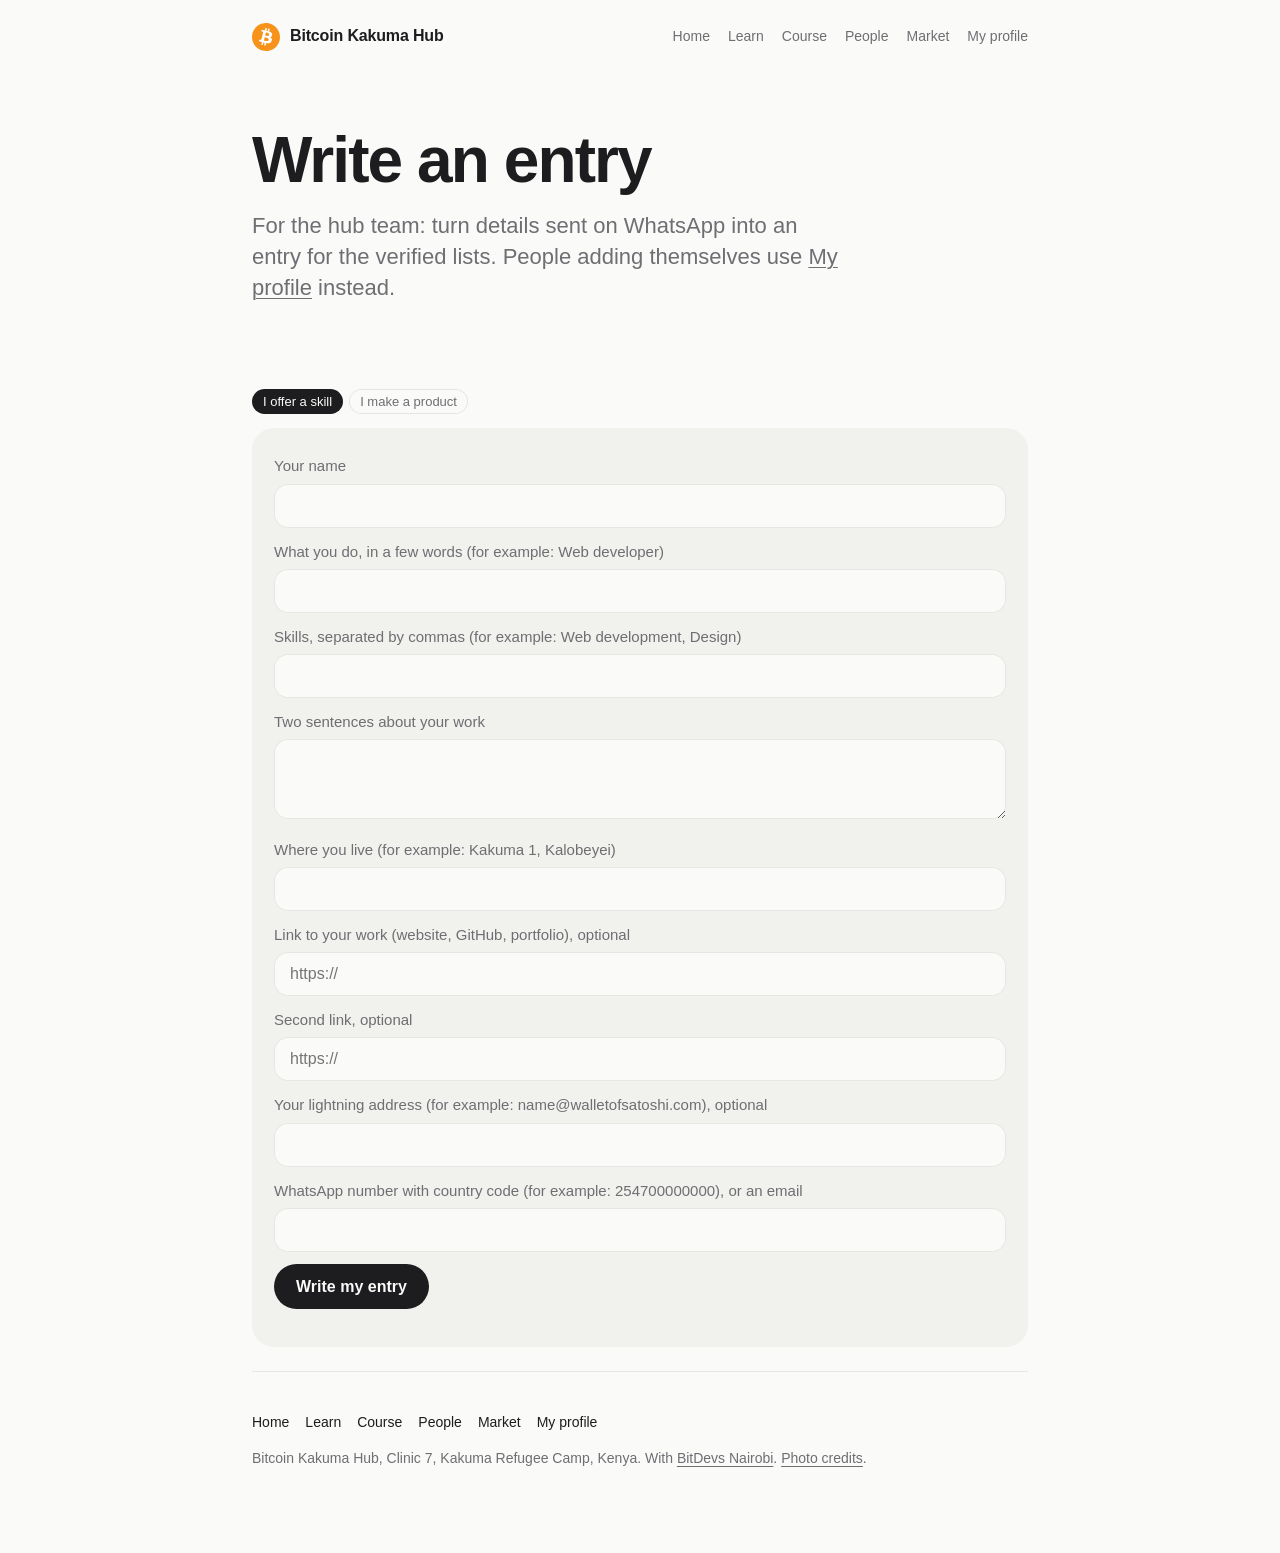
<file: add.html>
<!doctype html><html lang="en"><head><meta charset="utf-8"><meta name="viewport" content="width=device-width, initial-scale=1"><link rel="stylesheet" href="styles.css?v=5"><link rel="icon" href="logo.svg"><title>Write an entry, Bitcoin Kakuma Hub</title><meta name="description" content="A form that writes a directory or market entry for the hub team."></head>
<body><div class="wrap"><div class="top"><a class="brand" href="index.html"><span class="mark"><svg viewBox="0 0 64 64" xmlns="http://www.w3.org/2000/svg" aria-label="Bitcoin"><g transform="translate(0.00630876,-0.00301984)"><path fill="#f7931a" d="m63.033,39.744c-4.274,17.143-21.637,27.576-38.782,23.301-17.138-4.274-27.571-21.638-23.295-38.78,4.272-17.145,21.635-27.579,38.775-23.305,17.144,4.274,27.576,21.64,23.302,38.784z"/><path fill="#FFF" d="m46.103,27.444c0.637-4.258-2.605-6.547-7.038-8.074l1.438-5.768-3.511-0.875-1.4,5.616c-0.923-0.23-1.871-0.447-2.813-0.662l1.41-5.653-3.509-0.875-1.439,5.766c-0.764-0.174-1.514-0.346-2.242-0.527l0.004-0.018-4.842-1.209-0.934,3.75s2.605,0.597,2.55,0.634c1.422,0.355,1.679,1.296,1.636,2.042l-1.638,6.571c0.098,0.025,0.225,0.061,0.365,0.117-0.117-0.029-0.242-0.061-0.371-0.092l-2.296,9.205c-0.174,0.432-0.615,1.08-1.609,0.834,0.035,0.051-2.552-0.637-2.552-0.637l-1.743,4.019,4.569,1.139c0.85,0.213,1.683,0.436,2.503,0.646l-1.453,5.834,3.507,0.875,1.439-5.772c0.958,0.26,1.888,0.5,2.798,0.726l-1.434,5.745,3.511,0.875,1.453-5.823c5.987,1.133,10.489,0.676,12.384-4.739,1.527-4.36-0.076-6.875-3.226-8.515,2.294-0.529,4.022-2.038,4.483-5.155zm-8.022,11.249c-1.085,4.36-8.426,2.003-10.806,1.412l1.928-7.729c2.38,0.594,10.012,1.77,8.878,6.317zm1.086-11.312c-0.99,3.966-7.1,1.951-9.082,1.457l1.748-7.01c1.982,0.494,8.365,1.416,7.334,5.553z"/></g></svg></span>Bitcoin Kakuma Hub</a><nav class="main"><a href="index.html">Home</a><a href="learn.html">Learn</a><a href="course.html">Course</a><a href="members.html">People</a><a href="market.html">Market</a><a href="profile.html">My profile</a></nav></div>
<div class="hero"><h1>Write an entry</h1><p class="lede">For the hub team: turn details sent on WhatsApp into an entry for the verified lists. People adding themselves use <a href="profile.html">My profile</a> instead.</p></div>
<div class="chips" id="kind"><button type="button" class="chip on" data-kind="member">I offer a skill</button><button type="button" class="chip" data-kind="product">I make a product</button></div>
<form id="f" class="lesson">
  <div id="member-fields">
    <label class="small">Your name<input class="search" name="name" required maxlength="60"></label>
    <label class="small">What you do, in a few words (for example: Web developer)<input class="search" name="role" required maxlength="60"></label>
    <label class="small">Skills, separated by commas (for example: Web development, Design)<input class="search" name="skills" required maxlength="200"></label>
    <label class="small">Two sentences about your work<textarea class="search" name="about" rows="3" required maxlength="400"></textarea></label>
    <label class="small">Where you live (for example: Kakuma 1, Kalobeyei)<input class="search" name="location" maxlength="60"></label>
    <label class="small">Link to your work (website, GitHub, portfolio), optional<input class="search" name="work1" placeholder="https://" maxlength="200"></label>
    <label class="small">Second link, optional<input class="search" name="work2" placeholder="https://" maxlength="200"></label>
  </div>
  <div id="product-fields" hidden>
    <label class="small">Name of the product (for example: Beaded necklace)<input class="search" name="pname" maxlength="80"></label>
    <label class="small">Your name (the maker)<input class="search" name="maker" maxlength="60"></label>
    <label class="small">Tradition or origin (for example: South Sudanese beadwork)<input class="search" name="origin" maxlength="80"></label>
    <label class="small">Price in sats (numbers only)<input class="search" name="price" type="number" min="1" step="1"></label>
    <label class="small">Two sentences: what it is, how long it takes, how it ships<textarea class="search" name="pabout" rows="3" maxlength="400"></textarea></label>
  </div>
  <label class="small">Your lightning address (for example: name@walletofsatoshi.com), optional<input class="search" name="lightning" maxlength="100"></label>
  <label class="small">WhatsApp number with country code (for example: 254700000000), or an email<input class="search" name="contact" maxlength="100"></label>
  <p><button class="btn" type="submit">Write my entry</button></p>
  <div id="out" hidden><p class="small">Copy this and send it to the hub, or add it to <code>data/members.json</code> or <code>data/products.json</code>.</p><textarea class="search" id="json" rows="12" readonly></textarea><p><button class="btn" type="button" id="copy">Copy</button></p></div>
</form>
<footer><div class="fl"><a href="index.html">Home</a><a href="learn.html">Learn</a><a href="course.html">Course</a><a href="members.html">People</a><a href="market.html">Market</a><a href="profile.html">My profile</a></div><p style="margin-top:14px">Bitcoin Kakuma Hub, Clinic 7, Kakuma Refugee Camp, Kenya. With <a href="https://x.com/BitDevsNBO">BitDevs Nairobi</a>. <a href="credits.html">Photo credits</a>.</p></footer></div>
<script>
(function(){
  var kind='member';
  var kinds=document.getElementById('kind');
  kinds.addEventListener('click',function(e){var b=e.target.closest('.chip');if(!b)return;kind=b.dataset.kind;Array.prototype.forEach.call(kinds.children,function(c){c.classList.toggle('on',c===b)});document.getElementById('member-fields').hidden=kind!=='member';document.getElementById('product-fields').hidden=kind!=='product';Array.prototype.forEach.call(document.querySelectorAll('#member-fields [required]'),function(i){i.required=kind==='member'});});
  function contact(v){v=(v||'').trim();if(!v)return'';if(v.indexOf('@')>0&&v.indexOf('http')!==0)return'mailto:'+v;if(/^\+?\d[\d\s]{6,}$/.test(v))return'https://wa.me/'+v.replace(/\D/g,'');return v;}
  document.getElementById('f').addEventListener('submit',function(e){e.preventDefault();var d=new FormData(e.target),o;
    if(kind==='member'){var work=[];[['Website',d.get('work1')],['More',d.get('work2')]].forEach(function(w){if(w[1]&&w[1].trim())work.push({label:/github/i.test(w[1])?'GitHub':/linkedin/i.test(w[1])?'LinkedIn':w[0],url:w[1].trim()})});
      o={name:d.get('name').trim(),role:d.get('role').trim(),skills:d.get('skills').split(',').map(function(s){return s.trim()}).filter(Boolean),about:d.get('about').trim(),work:work,lightning:(d.get('lightning')||'').trim(),contact:contact(d.get('contact')),location:(d.get('location')||'').trim()};}
    else{o={name:(d.get('pname')||'').trim(),maker:(d.get('maker')||'').trim(),origin:(d.get('origin')||'').trim(),price_sats:Number(d.get('price')||0),about:(d.get('pabout')||'').trim(),photo:'',lightning:(d.get('lightning')||'').trim(),contact:contact(d.get('contact'))};}
    document.getElementById('json').value=JSON.stringify(o,null,2)+',';document.getElementById('out').hidden=false;});
  document.getElementById('copy').addEventListener('click',function(){var t=document.getElementById('json');t.select();try{navigator.clipboard.writeText(t.value)}catch(e){document.execCommand('copy')}this.textContent='Copied';});
})();
</script></body></html>
</file>
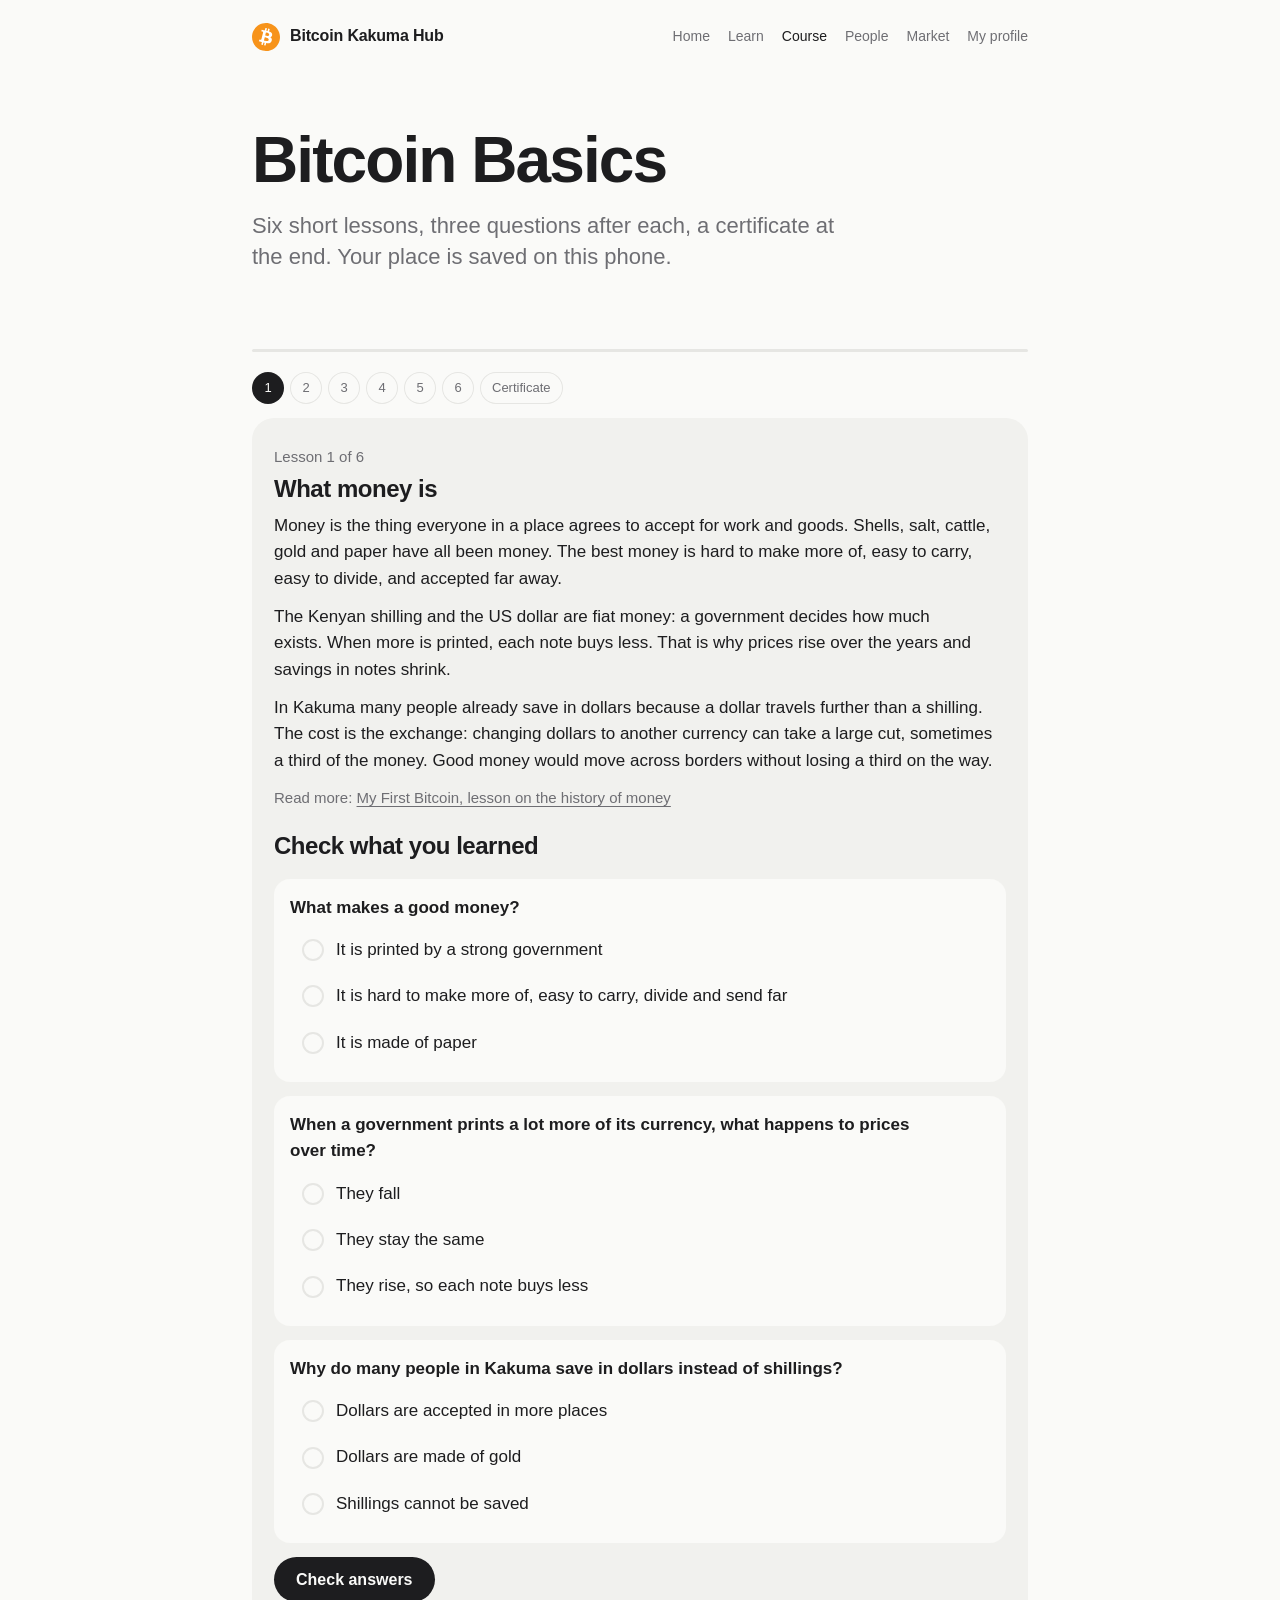
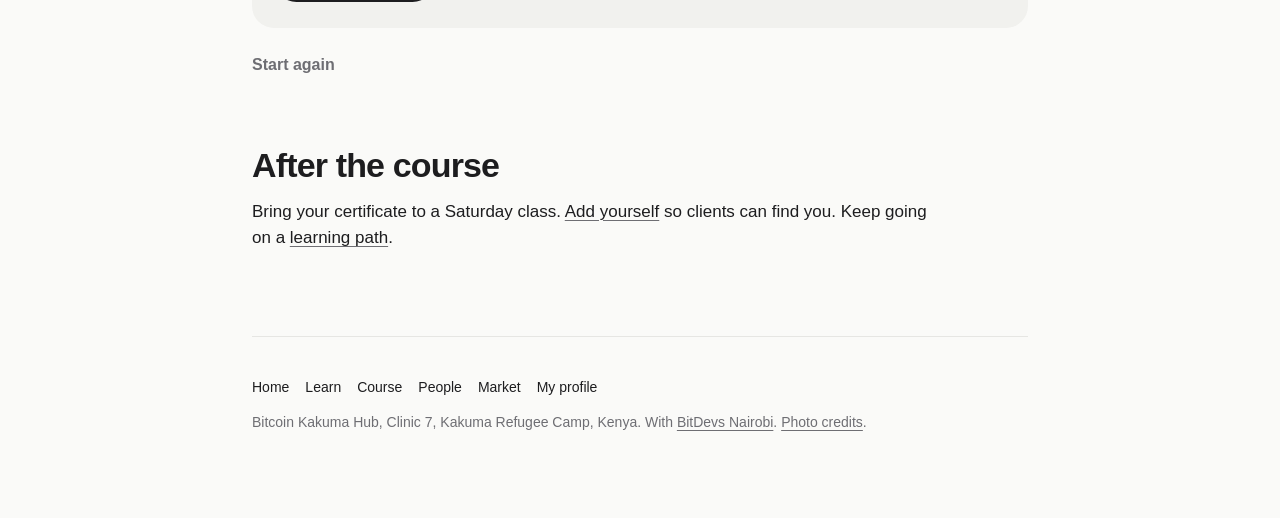
<file: course.html>
<!doctype html><html lang="en"><head><meta charset="utf-8"><meta name="viewport" content="width=device-width, initial-scale=1"><link rel="stylesheet" href="styles.css?v=5"><link rel="icon" href="logo.svg"><title>Bitcoin Basics, Bitcoin Kakuma Hub</title><meta name="description" content="A free self-paced bitcoin course from the Bitcoin Kakuma Hub. Six lessons, a quiz after each, a certificate at the end."></head>
<body><div class="wrap"><div class="top"><a class="brand" href="index.html"><span class="mark"><svg viewBox="0 0 64 64" xmlns="http://www.w3.org/2000/svg" aria-label="Bitcoin"><g transform="translate(0.00630876,-0.00301984)"><path fill="#f7931a" d="m63.033,39.744c-4.274,17.143-21.637,27.576-38.782,23.301-17.138-4.274-27.571-21.638-23.295-38.78,4.272-17.145,21.635-27.579,38.775-23.305,17.144,4.274,27.576,21.64,23.302,38.784z"/><path fill="#FFF" d="m46.103,27.444c0.637-4.258-2.605-6.547-7.038-8.074l1.438-5.768-3.511-0.875-1.4,5.616c-0.923-0.23-1.871-0.447-2.813-0.662l1.41-5.653-3.509-0.875-1.439,5.766c-0.764-0.174-1.514-0.346-2.242-0.527l0.004-0.018-4.842-1.209-0.934,3.75s2.605,0.597,2.55,0.634c1.422,0.355,1.679,1.296,1.636,2.042l-1.638,6.571c0.098,0.025,0.225,0.061,0.365,0.117-0.117-0.029-0.242-0.061-0.371-0.092l-2.296,9.205c-0.174,0.432-0.615,1.08-1.609,0.834,0.035,0.051-2.552-0.637-2.552-0.637l-1.743,4.019,4.569,1.139c0.85,0.213,1.683,0.436,2.503,0.646l-1.453,5.834,3.507,0.875,1.439-5.772c0.958,0.26,1.888,0.5,2.798,0.726l-1.434,5.745,3.511,0.875,1.453-5.823c5.987,1.133,10.489,0.676,12.384-4.739,1.527-4.36-0.076-6.875-3.226-8.515,2.294-0.529,4.022-2.038,4.483-5.155zm-8.022,11.249c-1.085,4.36-8.426,2.003-10.806,1.412l1.928-7.729c2.38,0.594,10.012,1.77,8.878,6.317zm1.086-11.312c-0.99,3.966-7.1,1.951-9.082,1.457l1.748-7.01c1.982,0.494,8.365,1.416,7.334,5.553z"/></g></svg></span>Bitcoin Kakuma Hub</a><nav class="main"><a href="index.html">Home</a><a href="learn.html">Learn</a><a href="course.html">Course</a><a href="members.html">People</a><a href="market.html">Market</a><a href="profile.html">My profile</a></nav></div>
<div class="hero"><h1>Bitcoin Basics</h1><p class="lede">Six short lessons, three questions after each, a certificate at the end. Your place is saved on this phone.</p></div>
<div class="progress"><i id="bar"></i></div>
<div class="steps" id="steps"></div>
<div id="course"></div>
<p class="small noprint"><button type="button" id="reset" class="btn ghost quiet">Start again</button></p>
<section class="noprint"><h2>After the course</h2><p>Bring your certificate to a Saturday class. <a href="profile.html">Add yourself</a> so clients can find you. Keep going on a <a href="learn.html">learning path</a>.</p></section>
<footer><div class="fl"><a href="index.html">Home</a><a href="learn.html">Learn</a><a href="course.html">Course</a><a href="members.html">People</a><a href="market.html">Market</a><a href="profile.html">My profile</a></div><p style="margin-top:14px">Bitcoin Kakuma Hub, Clinic 7, Kakuma Refugee Camp, Kenya. With <a href="https://x.com/BitDevsNBO">BitDevs Nairobi</a>. <a href="credits.html">Photo credits</a>.</p></footer></div><script src="course.js?v=4"></script><script src="app.js?v=5"></script></body></html>
</file>
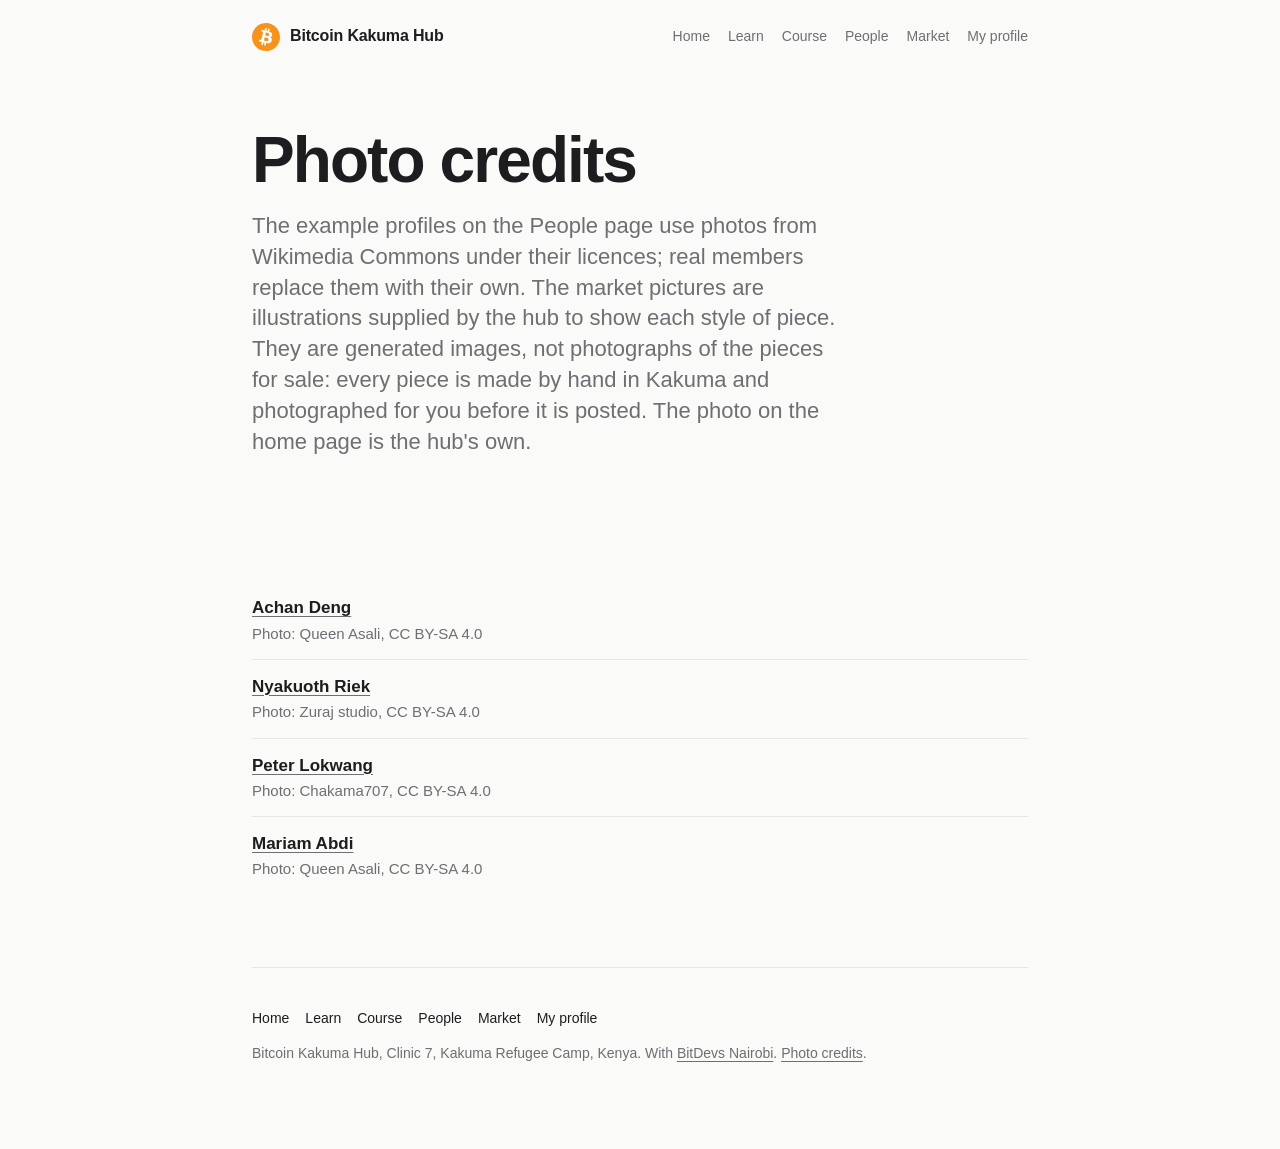
<file: credits.html>
<!doctype html><html lang="en"><head><meta charset="utf-8"><meta name="viewport" content="width=device-width, initial-scale=1"><link rel="stylesheet" href="styles.css?v=5"><link rel="icon" href="logo.svg"><title>Photo credits, Bitcoin Kakuma Hub</title><meta name="robots" content="noindex"></head>
<body><div class="wrap"><div class="top"><a class="brand" href="index.html"><span class="mark"><svg viewBox="0 0 64 64" xmlns="http://www.w3.org/2000/svg" aria-label="Bitcoin"><g transform="translate(0.00630876,-0.00301984)"><path fill="#f7931a" d="m63.033,39.744c-4.274,17.143-21.637,27.576-38.782,23.301-17.138-4.274-27.571-21.638-23.295-38.78,4.272-17.145,21.635-27.579,38.775-23.305,17.144,4.274,27.576,21.64,23.302,38.784z"/><path fill="#FFF" d="m46.103,27.444c0.637-4.258-2.605-6.547-7.038-8.074l1.438-5.768-3.511-0.875-1.4,5.616c-0.923-0.23-1.871-0.447-2.813-0.662l1.41-5.653-3.509-0.875-1.439,5.766c-0.764-0.174-1.514-0.346-2.242-0.527l0.004-0.018-4.842-1.209-0.934,3.75s2.605,0.597,2.55,0.634c1.422,0.355,1.679,1.296,1.636,2.042l-1.638,6.571c0.098,0.025,0.225,0.061,0.365,0.117-0.117-0.029-0.242-0.061-0.371-0.092l-2.296,9.205c-0.174,0.432-0.615,1.08-1.609,0.834,0.035,0.051-2.552-0.637-2.552-0.637l-1.743,4.019,4.569,1.139c0.85,0.213,1.683,0.436,2.503,0.646l-1.453,5.834,3.507,0.875,1.439-5.772c0.958,0.26,1.888,0.5,2.798,0.726l-1.434,5.745,3.511,0.875,1.453-5.823c5.987,1.133,10.489,0.676,12.384-4.739,1.527-4.36-0.076-6.875-3.226-8.515,2.294-0.529,4.022-2.038,4.483-5.155zm-8.022,11.249c-1.085,4.36-8.426,2.003-10.806,1.412l1.928-7.729c2.38,0.594,10.012,1.77,8.878,6.317zm1.086-11.312c-0.99,3.966-7.1,1.951-9.082,1.457l1.748-7.01c1.982,0.494,8.365,1.416,7.334,5.553z"/></g></svg></span>Bitcoin Kakuma Hub</a><nav class="main"><a href="index.html">Home</a><a href="learn.html">Learn</a><a href="course.html">Course</a><a href="members.html">People</a><a href="market.html">Market</a><a href="profile.html">My profile</a></nav></div>

<div class="hero"><h1>Photo credits</h1><p class="lede">The example profiles on the People page use photos from Wikimedia Commons under their licences; real members replace them with their own. The market pictures are illustrations supplied by the hub to show each style of piece. They are generated images, not photographs of the pieces for sale: every piece is made by hand in Kakuma and photographed for you before it is posted. The photo on the home page is the hub's own.</p></div>
<section><ul class="list"><li><a href="https://commons.wikimedia.org/wiki/File:African_Woman_on_phone.jpg" target="_blank" rel="noopener">Achan Deng</a><span>Photo: Queen Asali, CC BY-SA 4.0</span></li><li><a href="https://commons.wikimedia.org/wiki/File:Ak56-African_lady.jpg" target="_blank" rel="noopener">Nyakuoth Riek</a><span>Photo: Zuraj studio, CC BY-SA 4.0</span></li><li><a href="https://commons.wikimedia.org/wiki/File:AN_HAPPY_MAN.jpg" target="_blank" rel="noopener">Peter Lokwang</a><span>Photo: Chakama707, CC BY-SA 4.0</span></li><li><a href="https://commons.wikimedia.org/wiki/File:African_Woman_smiling.jpg" target="_blank" rel="noopener">Mariam Abdi</a><span>Photo: Queen Asali, CC BY-SA 4.0</span></li></ul></section>
<footer><div class="fl"><a href="index.html">Home</a><a href="learn.html">Learn</a><a href="course.html">Course</a><a href="members.html">People</a><a href="market.html">Market</a><a href="profile.html">My profile</a></div><p style="margin-top:14px">Bitcoin Kakuma Hub, Clinic 7, Kakuma Refugee Camp, Kenya. With <a href="https://x.com/BitDevsNBO">BitDevs Nairobi</a>. <a href="credits.html">Photo credits</a>.</p></footer></div><script src="app.js?v=5"></script></body></html>
</file>
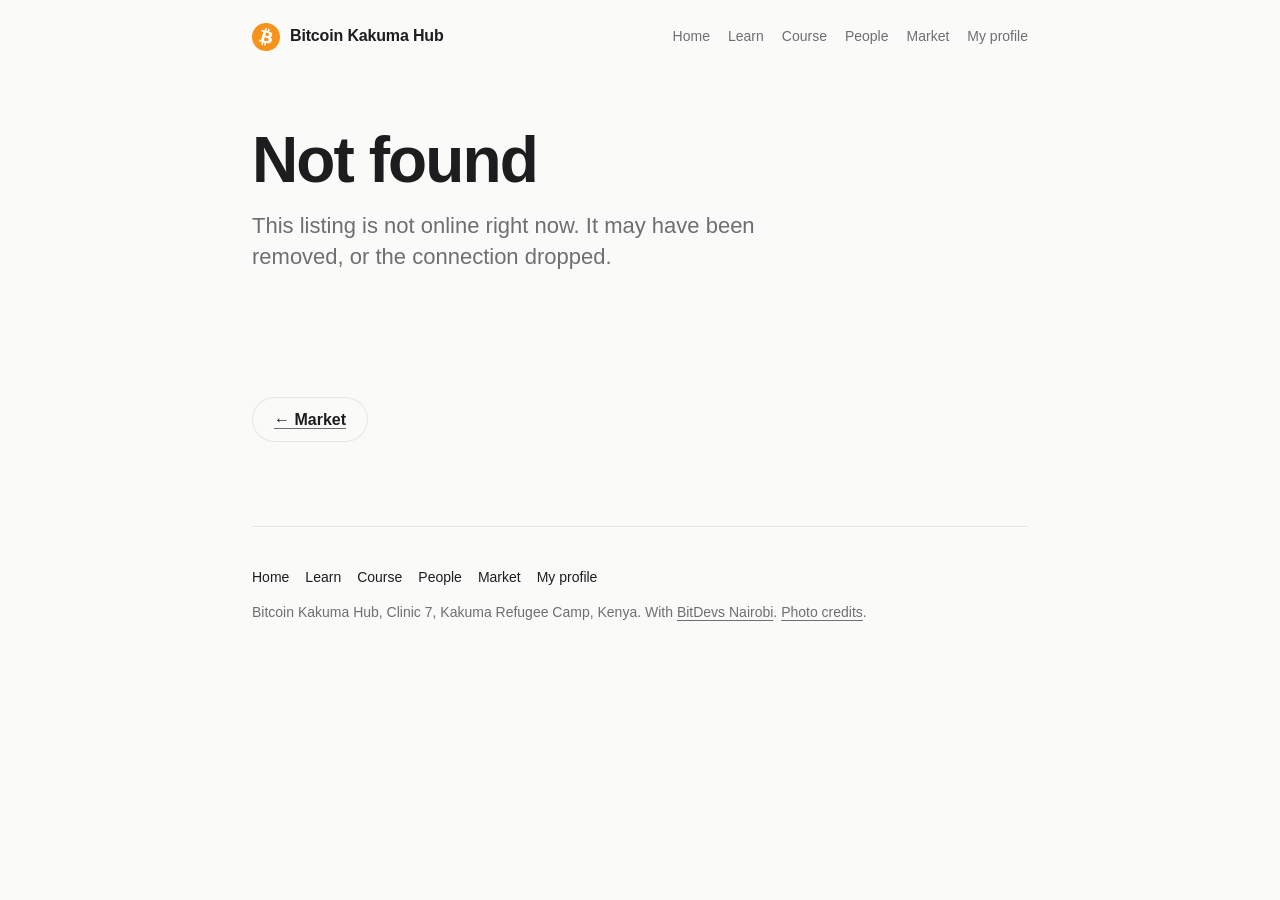
<file: item.html>
<!doctype html><html lang="en"><head><meta charset="utf-8"><meta name="viewport" content="width=device-width, initial-scale=1"><link rel="stylesheet" href="styles.css?v=5"><link rel="icon" href="logo.svg"><title>Listing, Bitcoin Kakuma Hub</title><meta name="robots" content="noindex"></head>
<body><div class="wrap"><div class="top"><a class="brand" href="index.html"><span class="mark"><svg viewBox="0 0 64 64" xmlns="http://www.w3.org/2000/svg" aria-label="Bitcoin"><g transform="translate(0.00630876,-0.00301984)"><path fill="#f7931a" d="m63.033,39.744c-4.274,17.143-21.637,27.576-38.782,23.301-17.138-4.274-27.571-21.638-23.295-38.78,4.272-17.145,21.635-27.579,38.775-23.305,17.144,4.274,27.576,21.64,23.302,38.784z"/><path fill="#FFF" d="m46.103,27.444c0.637-4.258-2.605-6.547-7.038-8.074l1.438-5.768-3.511-0.875-1.4,5.616c-0.923-0.23-1.871-0.447-2.813-0.662l1.41-5.653-3.509-0.875-1.439,5.766c-0.764-0.174-1.514-0.346-2.242-0.527l0.004-0.018-4.842-1.209-0.934,3.75s2.605,0.597,2.55,0.634c1.422,0.355,1.679,1.296,1.636,2.042l-1.638,6.571c0.098,0.025,0.225,0.061,0.365,0.117-0.117-0.029-0.242-0.061-0.371-0.092l-2.296,9.205c-0.174,0.432-0.615,1.08-1.609,0.834,0.035,0.051-2.552-0.637-2.552-0.637l-1.743,4.019,4.569,1.139c0.85,0.213,1.683,0.436,2.503,0.646l-1.453,5.834,3.507,0.875,1.439-5.772c0.958,0.26,1.888,0.5,2.798,0.726l-1.434,5.745,3.511,0.875,1.453-5.823c5.987,1.133,10.489,0.676,12.384-4.739,1.527-4.36-0.076-6.875-3.226-8.515,2.294-0.529,4.022-2.038,4.483-5.155zm-8.022,11.249c-1.085,4.36-8.426,2.003-10.806,1.412l1.928-7.729c2.38,0.594,10.012,1.77,8.878,6.317zm1.086-11.312c-0.99,3.966-7.1,1.951-9.082,1.457l1.748-7.01c1.982,0.494,8.365,1.416,7.334,5.553z"/></g></svg></span>Bitcoin Kakuma Hub</a><nav class="main"><a href="index.html">Home</a><a href="learn.html">Learn</a><a href="course.html">Course</a><a href="members.html">People</a><a href="market.html">Market</a><a href="profile.html">My profile</a></nav></div>

<div id="item"><p class="wait"><span class="spin"></span>One moment…</p></div>
<section><p><a class="btn ghost" href="market.html">← Market</a></p></section>
<footer><div class="fl"><a href="index.html">Home</a><a href="learn.html">Learn</a><a href="course.html">Course</a><a href="members.html">People</a><a href="market.html">Market</a><a href="profile.html">My profile</a></div><p style="margin-top:14px">Bitcoin Kakuma Hub, Clinic 7, Kakuma Refugee Camp, Kenya. With <a href="https://x.com/BitDevsNBO">BitDevs Nairobi</a>. <a href="credits.html">Photo credits</a>.</p></footer></div><script src="app.js?v=5"></script></body></html>
</file>
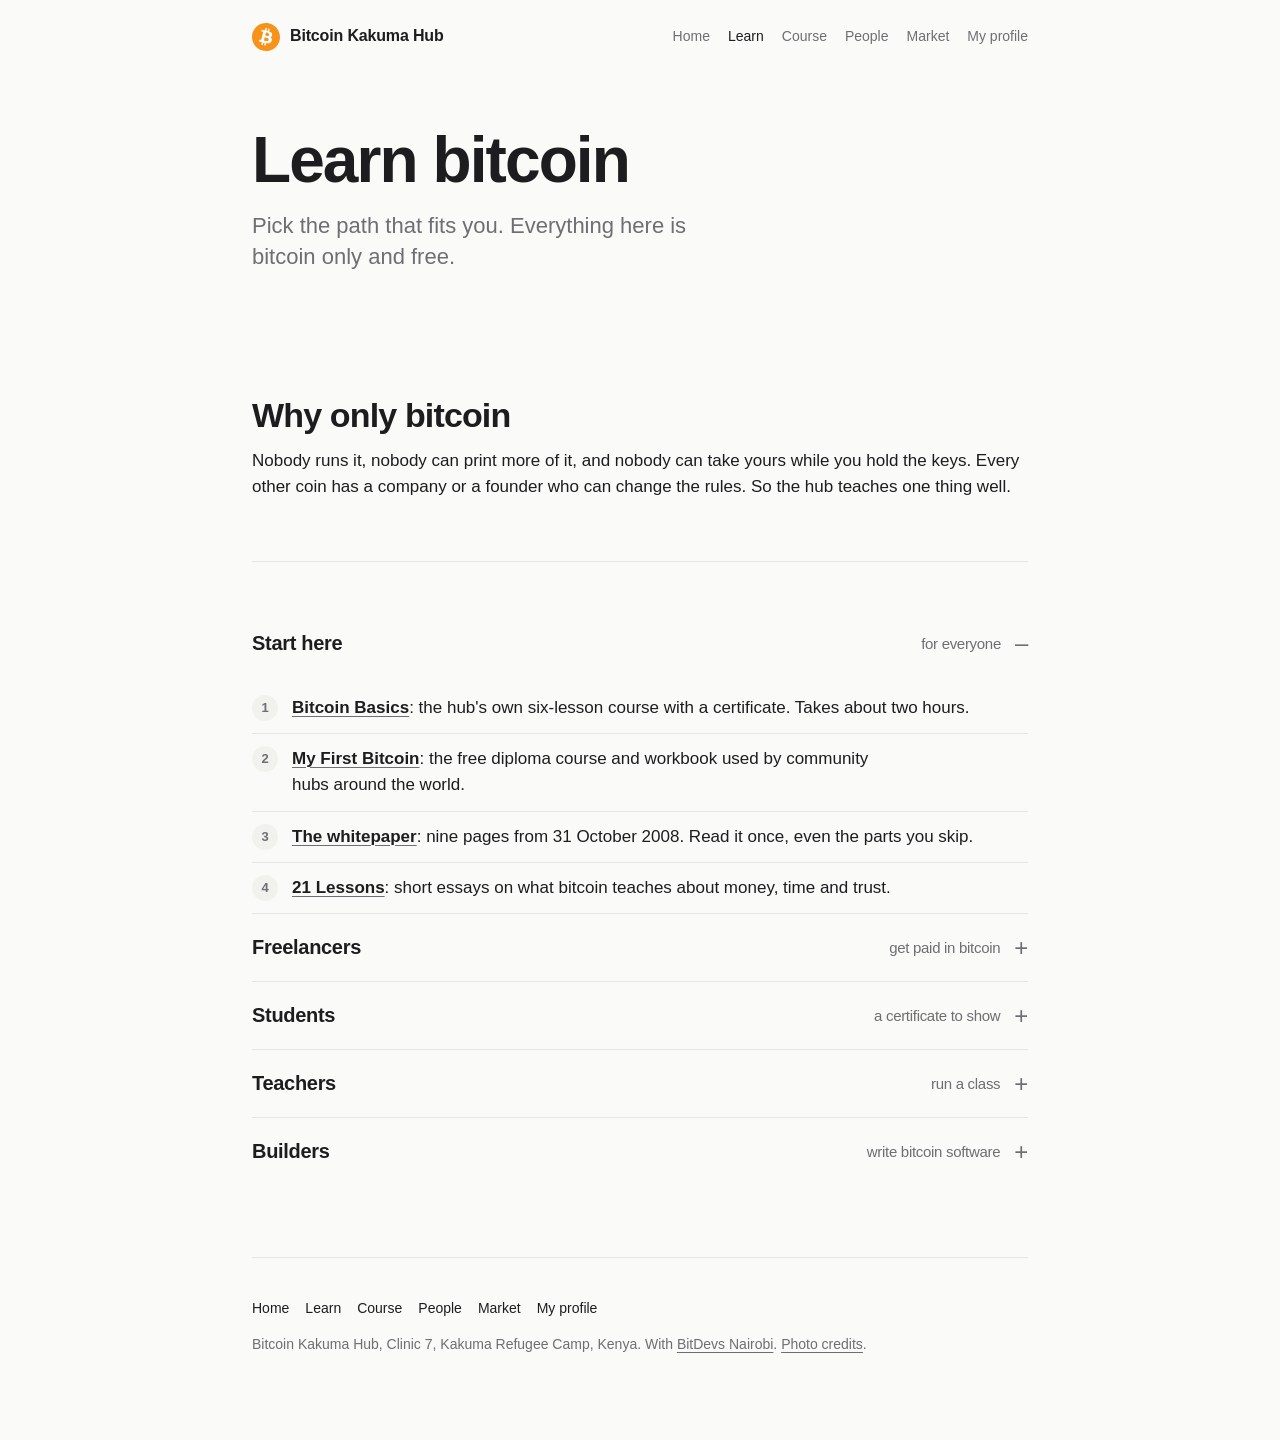
<file: learn.html>
<!doctype html><html lang="en"><head><meta charset="utf-8"><meta name="viewport" content="width=device-width, initial-scale=1"><link rel="stylesheet" href="styles.css?v=5"><link rel="icon" href="logo.svg"><title>Learn bitcoin, Bitcoin Kakuma Hub</title><meta name="description" content="Learning paths for beginners, freelancers, students, teachers and builders. Bitcoin only, every link free."></head>
<body><div class="wrap"><div class="top"><a class="brand" href="index.html"><span class="mark"><svg viewBox="0 0 64 64" xmlns="http://www.w3.org/2000/svg" aria-label="Bitcoin"><g transform="translate(0.00630876,-0.00301984)"><path fill="#f7931a" d="m63.033,39.744c-4.274,17.143-21.637,27.576-38.782,23.301-17.138-4.274-27.571-21.638-23.295-38.78,4.272-17.145,21.635-27.579,38.775-23.305,17.144,4.274,27.576,21.64,23.302,38.784z"/><path fill="#FFF" d="m46.103,27.444c0.637-4.258-2.605-6.547-7.038-8.074l1.438-5.768-3.511-0.875-1.4,5.616c-0.923-0.23-1.871-0.447-2.813-0.662l1.41-5.653-3.509-0.875-1.439,5.766c-0.764-0.174-1.514-0.346-2.242-0.527l0.004-0.018-4.842-1.209-0.934,3.75s2.605,0.597,2.55,0.634c1.422,0.355,1.679,1.296,1.636,2.042l-1.638,6.571c0.098,0.025,0.225,0.061,0.365,0.117-0.117-0.029-0.242-0.061-0.371-0.092l-2.296,9.205c-0.174,0.432-0.615,1.08-1.609,0.834,0.035,0.051-2.552-0.637-2.552-0.637l-1.743,4.019,4.569,1.139c0.85,0.213,1.683,0.436,2.503,0.646l-1.453,5.834,3.507,0.875,1.439-5.772c0.958,0.26,1.888,0.5,2.798,0.726l-1.434,5.745,3.511,0.875,1.453-5.823c5.987,1.133,10.489,0.676,12.384-4.739,1.527-4.36-0.076-6.875-3.226-8.515,2.294-0.529,4.022-2.038,4.483-5.155zm-8.022,11.249c-1.085,4.36-8.426,2.003-10.806,1.412l1.928-7.729c2.38,0.594,10.012,1.77,8.878,6.317zm1.086-11.312c-0.99,3.966-7.1,1.951-9.082,1.457l1.748-7.01c1.982,0.494,8.365,1.416,7.334,5.553z"/></g></svg></span>Bitcoin Kakuma Hub</a><nav class="main"><a href="index.html">Home</a><a href="learn.html">Learn</a><a href="course.html">Course</a><a href="members.html">People</a><a href="market.html">Market</a><a href="profile.html">My profile</a></nav></div>
<div class="hero"><h1>Learn bitcoin</h1><p class="lede">Pick the path that fits you. Everything here is bitcoin only and free.</p></div>
<section><h2>Why only bitcoin</h2>
<p>Nobody runs it, nobody can print more of it, and nobody can take yours while you hold the keys. Every other coin has a company or a founder who can change the rules. So the hub teaches one thing well.</p></section>
<section>
<details open><summary>Start here<span class="sub">for everyone</span></summary><ol class="path">
<li><a href="course.html">Bitcoin Basics</a>: the hub's own six-lesson course with a certificate. Takes about two hours.</li>
<li><a href="https://myfirstbitcoin.io">My First Bitcoin</a>: the free diploma course and workbook used by community hubs around the world.</li>
<li><a href="https://bitcoin.org/bitcoin.pdf">The whitepaper</a>: nine pages from 31 October 2008. Read it once, even the parts you skip.</li>
<li><a href="https://21lessons.com">21 Lessons</a>: short essays on what bitcoin teaches about money, time and trust.</li>
</ol></details>
<details><summary>Freelancers<span class="sub">get paid in bitcoin</span></summary><ol class="path">
<li><a href="course.html">Lessons 4 and 6 of Bitcoin Basics</a>: Lightning, lightning addresses and invoicing a client.</li>
<li><a href="https://bitcoin.org/en/choose-your-wallet">Choose a wallet</a>: pick a Lightning wallet for your phone and write the 12 words on paper.</li>
<li><a href="https://bitcoiner.guide">Bitcoiner Guide</a>: wallets, Lightning and privacy, one page each.</li>
<li><a href="members.html#join">Join the directory</a> so clients can find you and pay you.</li>
</ol></details>
<details><summary>Students<span class="sub">a certificate to show</span></summary><ol class="path">
<li><a href="course.html">Bitcoin Basics</a> here at the hub, with a certificate you can download and print.</li>
<li><a href="https://learn.saylor.org/course/view.php?id=58">Saylor Academy, Bitcoin for Everybody</a>: a longer free course with its own certificate.</li>
<li><a href="https://planb.network">Plan B Network</a>: courses from beginner to builder, in many languages, with certificates.</li>
</ol></details>
<details><summary>Teachers<span class="sub">run a class</span></summary><ol class="path">
<li><a href="https://myfirstbitcoin.io">My First Bitcoin</a>: the diploma curriculum is free to use and translate; it is built for exactly this.</li>
<li>The hub's library: The Little Bitcoin Book is the first book to hand a new student; The Bitcoin Standard is the second.</li>
<li><a href="course.html">Bitcoin Basics</a>: use the lessons as a class outline, one lesson a Saturday.</li>
</ol></details>
<details><summary>Builders<span class="sub">write bitcoin software</span></summary><ol class="path">
<li><a href="https://learnmeabitcoin.com">Learn Me A Bitcoin</a>: how bitcoin works underneath, with pictures.</li>
<li><a href="https://bitcoin.design">Bitcoin Design</a>: the open guide for designing bitcoin apps.</li>
<li><a href="https://planb.network">Plan B Network</a>: developer courses.</li>
<li><a href="https://x.com/BitDevsNBO">BitDevs Nairobi</a>: the monthly meetup for people building on bitcoin in Kenya.</li>
</ol></details>
</section>
<footer><div class="fl"><a href="index.html">Home</a><a href="learn.html">Learn</a><a href="course.html">Course</a><a href="members.html">People</a><a href="market.html">Market</a><a href="profile.html">My profile</a></div><p style="margin-top:14px">Bitcoin Kakuma Hub, Clinic 7, Kakuma Refugee Camp, Kenya. With <a href="https://x.com/BitDevsNBO">BitDevs Nairobi</a>. <a href="credits.html">Photo credits</a>.</p></footer></div><script src="app.js?v=5"></script></body></html>
</file>
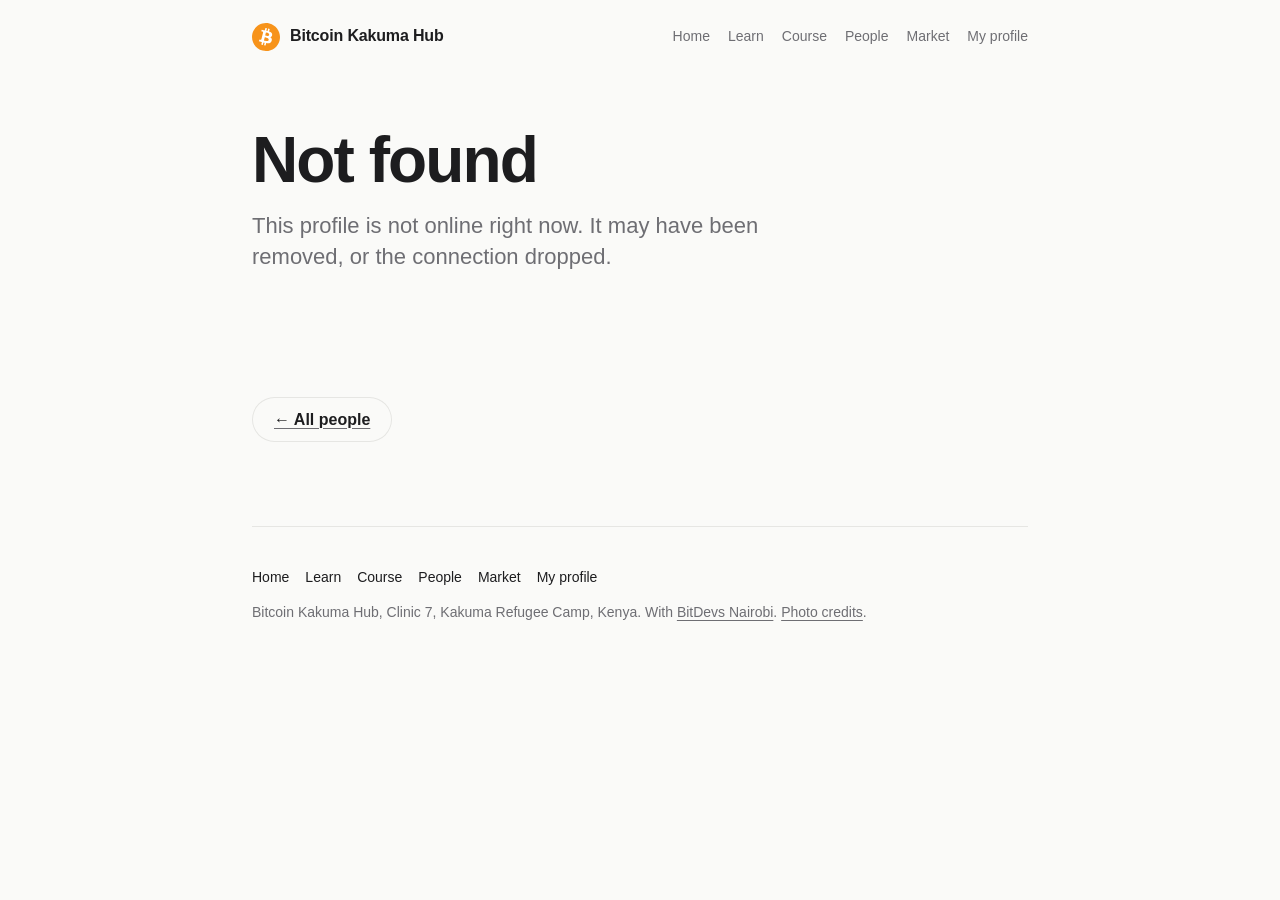
<file: person.html>
<!doctype html><html lang="en"><head><meta charset="utf-8"><meta name="viewport" content="width=device-width, initial-scale=1"><link rel="stylesheet" href="styles.css?v=5"><link rel="icon" href="logo.svg"><title>Profile, Bitcoin Kakuma Hub</title><meta name="robots" content="noindex"></head>
<body><div class="wrap"><div class="top"><a class="brand" href="index.html"><span class="mark"><svg viewBox="0 0 64 64" xmlns="http://www.w3.org/2000/svg" aria-label="Bitcoin"><g transform="translate(0.00630876,-0.00301984)"><path fill="#f7931a" d="m63.033,39.744c-4.274,17.143-21.637,27.576-38.782,23.301-17.138-4.274-27.571-21.638-23.295-38.78,4.272-17.145,21.635-27.579,38.775-23.305,17.144,4.274,27.576,21.64,23.302,38.784z"/><path fill="#FFF" d="m46.103,27.444c0.637-4.258-2.605-6.547-7.038-8.074l1.438-5.768-3.511-0.875-1.4,5.616c-0.923-0.23-1.871-0.447-2.813-0.662l1.41-5.653-3.509-0.875-1.439,5.766c-0.764-0.174-1.514-0.346-2.242-0.527l0.004-0.018-4.842-1.209-0.934,3.75s2.605,0.597,2.55,0.634c1.422,0.355,1.679,1.296,1.636,2.042l-1.638,6.571c0.098,0.025,0.225,0.061,0.365,0.117-0.117-0.029-0.242-0.061-0.371-0.092l-2.296,9.205c-0.174,0.432-0.615,1.08-1.609,0.834,0.035,0.051-2.552-0.637-2.552-0.637l-1.743,4.019,4.569,1.139c0.85,0.213,1.683,0.436,2.503,0.646l-1.453,5.834,3.507,0.875,1.439-5.772c0.958,0.26,1.888,0.5,2.798,0.726l-1.434,5.745,3.511,0.875,1.453-5.823c5.987,1.133,10.489,0.676,12.384-4.739,1.527-4.36-0.076-6.875-3.226-8.515,2.294-0.529,4.022-2.038,4.483-5.155zm-8.022,11.249c-1.085,4.36-8.426,2.003-10.806,1.412l1.928-7.729c2.38,0.594,10.012,1.77,8.878,6.317zm1.086-11.312c-0.99,3.966-7.1,1.951-9.082,1.457l1.748-7.01c1.982,0.494,8.365,1.416,7.334,5.553z"/></g></svg></span>Bitcoin Kakuma Hub</a><nav class="main"><a href="index.html">Home</a><a href="learn.html">Learn</a><a href="course.html">Course</a><a href="members.html">People</a><a href="market.html">Market</a><a href="profile.html">My profile</a></nav></div>

<div id="person"><p class="wait"><span class="spin"></span>One moment…</p></div>
<section><p><a class="btn ghost" href="members.html">← All people</a></p></section>
<footer><div class="fl"><a href="index.html">Home</a><a href="learn.html">Learn</a><a href="course.html">Course</a><a href="members.html">People</a><a href="market.html">Market</a><a href="profile.html">My profile</a></div><p style="margin-top:14px">Bitcoin Kakuma Hub, Clinic 7, Kakuma Refugee Camp, Kenya. With <a href="https://x.com/BitDevsNBO">BitDevs Nairobi</a>. <a href="credits.html">Photo credits</a>.</p></footer></div><script src="app.js?v=5"></script></body></html>
</file>
<file: styles.css>
/* Bitcoin Kakuma Hub. One accent (the bitcoin orange, on the mark and the progress line), everything else black, grey and air. */
:root { --bg:#fafaf8; --fg:#1d1d1f; --muted:#6e6e73; --hair:#e6e6e3; --tone:#f1f1ee; --tone2:#e9e9e5; --accent:#f7931a; --ok:#1d7a44; --bad:#b3261e; --r:22px; }
@media (prefers-color-scheme: dark) { :root { --bg:#000; --fg:#f5f5f7; --muted:#8e8e93; --hair:#2a2a2c; --tone:#161618; --tone2:#1f1f22; --ok:#4cc37a; --bad:#ff6b5e; } }
* { box-sizing:border-box; }
html { scroll-behavior:smooth; }
body { margin:0; font:17px/1.55 -apple-system, BlinkMacSystemFont, "SF Pro Text", "Segoe UI", Roboto, Helvetica, Arial, sans-serif; color:var(--fg); background:var(--bg); -webkit-text-size-adjust:100%; -webkit-font-smoothing:antialiased; }
a { color:inherit; text-decoration:none; }
p a, li a, .small a, .notice a, .lesson a { text-decoration:underline; text-decoration-thickness:1px; text-underline-offset:3px; text-decoration-color:var(--muted); }
img { max-width:100%; }
code { font:14px/1.4 ui-monospace, "SF Mono", Menlo, monospace; }
.wrap { max-width:820px; margin:0 auto; padding:0 22px; }

/* header */
.top { display:flex; flex-wrap:wrap; align-items:center; justify-content:space-between; gap:8px 16px; padding:18px 0 8px; }
.brand { display:flex; align-items:center; gap:10px; font-weight:600; font-size:16px; letter-spacing:-0.01em; white-space:nowrap; }
.mark { width:28px; height:28px; flex:none; display:block; }
.mark svg { width:100%; height:100%; display:block; }
nav.main { display:flex; flex-wrap:wrap; gap:2px 18px; font-size:14px; }
nav.main a { color:var(--muted); padding:8px 0; }
nav.main a.on, nav.main a:hover { color:var(--fg); }

/* hero */
.hero { padding:64px 0 48px; }
.hero.center { text-align:center; padding:72px 0 56px; }
.hero.center .mark { width:64px; height:64px; margin:0 auto 28px; }
.hero.center .lede { margin-left:auto; margin-right:auto; }
h1 { font-size:clamp(38px, 8vw, 64px); line-height:1.02; letter-spacing:-0.03em; font-weight:600; margin:0 0 18px; }
.lede { font-size:clamp(18px, 2.4vw, 22px); line-height:1.4; color:var(--muted); margin:0 0 28px; max-width:600px; font-weight:400; }
.btn { display:inline-block; padding:13px 22px; border-radius:999px; background:var(--fg); color:var(--bg); font-weight:600; font-size:16px; border:0; cursor:pointer; line-height:1.2; }
.btn.ghost { background:transparent; color:var(--fg); box-shadow:inset 0 0 0 1px var(--hair); }
.btn + .btn { margin-left:8px; }
.btn:disabled { opacity:.4; cursor:default; }
.btn.ghost.quiet { box-shadow:none; color:var(--muted); padding-left:0; }

/* sections */
section { padding:48px 0; }
section + section { border-top:1px solid var(--hair); }
h2 { font-size:clamp(26px, 4vw, 34px); line-height:1.1; letter-spacing:-0.025em; font-weight:600; margin:0 0 14px; }
h3 { font-size:19px; letter-spacing:-0.015em; font-weight:600; margin:0 0 6px; }
p { margin:0 0 12px; text-wrap:pretty; }
li, .lede, .small { text-wrap:pretty; }
h1, h2, h3, summary { text-wrap:balance; }
.small { font-size:15px; color:var(--muted); }
.notice { background:var(--tone); border-radius:16px; padding:14px 16px; font-size:15px; color:var(--muted); }
.notice b { color:var(--fg); }

/* doors */
.doors { display:grid; grid-template-columns:1fr; gap:12px; }
@media (min-width:640px) { .doors { grid-template-columns:1fr 1fr 1fr; } }
.door { display:block; background:var(--tone); border-radius:var(--r); padding:24px 22px 22px; transition:background .2s; }
.door:hover { background:var(--tone2); }
.door b { display:block; font-size:22px; letter-spacing:-0.02em; margin-bottom:6px; }
.door span { color:var(--muted); font-size:15px; line-height:1.45; display:block; }
.door em { display:block; margin-top:16px; font-style:normal; font-weight:600; font-size:15px; }
.door em::after { content:" →"; }

/* cards */
.grid { display:grid; grid-template-columns:1fr; gap:12px; }
@media (min-width:600px) { .grid { grid-template-columns:1fr 1fr; } }
.card { background:var(--tone); border-radius:var(--r); padding:22px; }
.card h3 { font-size:20px; }
.card p { font-size:15px; color:var(--muted); margin:0 0 8px; }
.card p b { color:var(--fg); font-weight:600; }
.chips { display:flex; flex-wrap:wrap; gap:6px; margin:10px 0; }
.chip { font-size:13px; padding:5px 11px; border-radius:999px; background:transparent; color:var(--muted); border:0; box-shadow:inset 0 0 0 1px var(--hair); cursor:pointer; font-weight:500; font-family:inherit; }
button.chip:hover { color:var(--fg); }
.chip.on { background:var(--fg); color:var(--bg); box-shadow:none; }
.links { font-size:15px; }
.links a { margin-right:14px; font-weight:500; }
.pay { margin-top:12px; padding:10px 14px; border-radius:14px; background:var(--bg); font-size:14px; color:var(--muted); }
.pay code { color:var(--fg); word-break:break-all; }
.pay button { margin-left:8px; font-size:13px; padding:3px 10px; border-radius:999px; border:0; box-shadow:inset 0 0 0 1px var(--hair); background:transparent; color:var(--muted); cursor:pointer; font-family:inherit; }
.search, textarea.search { width:100%; padding:13px 16px; font-size:17px; font-family:inherit; border:0; border-radius:14px; background:var(--tone); color:var(--fg); margin:6px 0 12px; outline:0; }
.search:focus { box-shadow:0 0 0 2px var(--fg); }
label.small { display:block; }
label.small .search { font-size:16px; }

/* lists */
ul.list { list-style:none; padding:0; margin:0; }
ul.list li { padding:14px 0; border-top:1px solid var(--hair); }
ul.list li:first-child { border-top:0; }
ul.list a { font-weight:600; }
ul.list span { display:block; color:var(--muted); font-size:15px; }
ol.path { padding-left:0; margin:6px 0 0; list-style:none; counter-reset:n; }
ol.path li { padding:12px 0 12px 40px; position:relative; border-top:1px solid var(--hair); counter-increment:n; }
ol.path li:first-child { border-top:0; }
ol.path li::before { content:counter(n); position:absolute; left:0; top:12px; width:26px; height:26px; border-radius:50%; background:var(--tone); font-size:13px; font-weight:600; text-align:center; line-height:26px; color:var(--muted); }
ol.path a { font-weight:600; }

/* events */
.event { display:flex; gap:18px; padding:16px 0; border-top:1px solid var(--hair); align-items:flex-start; }
.event:first-child { border-top:0; }
.event .d { flex:none; width:56px; text-align:center; line-height:1; padding-top:2px; }
.event .d b { display:block; font-size:34px; font-weight:600; letter-spacing:-0.03em; }
.event .d { font-size:13px; color:var(--muted); font-weight:500; text-transform:uppercase; letter-spacing:.06em; }
.event > div:last-child b { font-size:17px; }

/* course */
.lesson { background:var(--tone); border-radius:var(--r); padding:26px 22px; margin:14px 0; }
.lesson h3 { font-size:24px; letter-spacing:-0.02em; }
.lesson .body p { font-size:17px; color:var(--fg); }
.q { margin:14px 0; padding:16px; border-radius:16px; background:var(--bg); }
.q p { font-weight:600; margin-bottom:6px; }
.q label { display:block; padding:7px 0; cursor:pointer; }
.q input { margin-right:10px; accent-color:var(--fg); }
.progress { height:3px; background:var(--hair); border-radius:99px; overflow:hidden; margin:0 0 20px; }
.progress i { display:block; height:100%; background:var(--accent); width:0; transition:width .3s; }
.steps { display:flex; flex-wrap:wrap; gap:6px; margin-bottom:10px; }
.steps button { font-size:13px; min-width:32px; height:32px; padding:0 12px; border-radius:999px; border:0; box-shadow:inset 0 0 0 1px var(--hair); background:transparent; color:var(--muted); cursor:pointer; font-family:inherit; font-weight:500; }
.steps button.done { color:var(--ok); box-shadow:inset 0 0 0 1px var(--ok); }
.steps button.on { background:var(--fg); color:var(--bg); box-shadow:none; }
.ok { color:var(--ok); font-weight:600; }
.bad { color:var(--bad); font-weight:600; }
.cert { background:#fff; color:#1d1d1f; border-radius:18px; padding:44px 28px 36px; text-align:center; margin:18px 0; box-shadow:0 1px 0 rgba(0,0,0,.06), 0 12px 40px rgba(0,0,0,.08); }
.cert .logo { width:44px; height:44px; margin:0 auto 18px; }
.cert .t { font-size:12px; letter-spacing:.22em; text-transform:uppercase; color:#6e6e73; font-weight:600; }
.cert .n { font-size:36px; font-weight:600; letter-spacing:-0.03em; margin:12px 0 6px; }
.cert .c { font-size:18px; margin:4px 0; color:#1d1d1f; }
.cert .s { font-size:13px; color:#6e6e73; margin-top:20px; }
canvas { display:none; }

footer { padding:40px 0 72px; font-size:14px; color:var(--muted); border-top:1px solid var(--hair); margin-top:24px; }
footer .fl { display:flex; flex-wrap:wrap; gap:6px 16px; }
footer .fl a { color:var(--fg); font-weight:500; white-space:nowrap; }
footer p a { text-decoration:underline; text-underline-offset:3px; }
@media print { .top, nav, .btn, footer, .noprint, .progress, .steps { display:none !important; } .cert { box-shadow:none; border:1px solid #ccc; } body { background:#fff; color:#000; } }

/* waiting states: never a blank */
.wait { display:inline-flex; align-items:center; gap:10px; color:var(--muted); font-size:15px; }
.spin { width:14px; height:14px; border-radius:50%; border:2px solid var(--hair); border-top-color:var(--fg); animation:spin .8s linear infinite; flex:none; }
@keyframes spin { to { transform:rotate(360deg); } }
.skel { background:var(--tone); border-radius:var(--r); height:150px; animation:pulse 1.2s ease-in-out infinite; }
@keyframes pulse { 50% { opacity:.55; } }
@media (prefers-reduced-motion: reduce) { .skel { animation:none; } .spin { animation-duration:2s; } }

/* folding: one thing at a time */
details { border-top:1px solid var(--hair); }
details:first-of-type { border-top:0; }
summary { list-style:none; cursor:pointer; padding:18px 0; font-size:20px; font-weight:600; letter-spacing:-0.015em; display:flex; justify-content:space-between; align-items:center; }
summary::-webkit-details-marker { display:none; }
summary::after { content:"+"; color:var(--muted); font-weight:400; font-size:24px; line-height:1; }
details[open] summary::after { content:"–"; }
details > :not(summary) { margin-bottom:16px; }
details .sub { font-size:15px; color:var(--muted); font-weight:400; margin-left:12px; }
.lesson details { border-top:1px solid var(--hair); margin-top:18px; }
.lesson summary { font-size:17px; padding:14px 0; }
.row { display:flex; gap:10px; flex-wrap:wrap; align-items:center; }
.tick { color:var(--ok); font-weight:600; }

/* cards: actions are buttons, the rest is quiet */
.eg { font-size:12px; font-weight:500; color:var(--muted); background:var(--bg); border-radius:999px; padding:3px 8px; vertical-align:middle; margin-left:6px; letter-spacing:0; }
.actions { display:flex; flex-wrap:wrap; gap:8px; margin:14px 0 6px; }
.actions .btn { padding:11px 18px; font-size:15px; }
.actions .btn + .btn { margin-left:0; }
.chip.link { text-decoration:none; }
.meta { font-size:13px; color:var(--muted); margin:8px 0 0; }
.meta a { text-decoration:underline; text-underline-offset:3px; }
.card.product { padding:0; overflow:hidden; }
.card.product > * { margin-left:22px; margin-right:22px; }
.card.product img, .card.product .nophoto { display:block; width:100%; height:220px; object-fit:cover; margin:0 0 16px; background:var(--tone2); }
.card.product h3 { margin-top:0; }
.card.product .meta { margin-bottom:18px; }
.card.product .actions { margin-bottom:12px; }
.price { font-size:22px; font-weight:600; letter-spacing:-0.02em; color:var(--fg) !important; margin-top:0 !important; margin-bottom:6px !important; }
.paybox { flex-basis:100%; background:var(--bg); border-radius:16px; padding:14px 16px; font-size:14px; color:var(--muted); display:grid; gap:10px; }
.paybox code { display:block; color:var(--fg); font-size:16px; word-break:break-all; line-height:1.4; }
.paybox .row .btn { padding:10px 16px; font-size:14px; }

.btn svg { vertical-align:-4px; margin-right:8px; }
.actions .btn { display:inline-flex; align-items:center; }
.actions .btn svg { margin-right:8px; }

/* people */
.avatar { width:56px; height:56px; border-radius:50%; object-fit:cover; flex:none; display:inline-flex; align-items:center; justify-content:center; background:var(--tone2); color:var(--muted); font-weight:600; font-size:18px; letter-spacing:0; }
.avatar.big { width:112px; height:112px; font-size:36px; margin-bottom:18px; }
.card.person .head { display:flex; gap:14px; align-items:center; margin-bottom:12px; }
.card.person .head h3 { margin:0 0 2px; }
.card.person .head .small { display:block; }
.hero.person { padding-bottom:28px; }
.hero.person h1 { font-size:clamp(32px, 6vw, 48px); }
.hero.person .lede { margin-bottom:10px; }

/* listing page and the pay panel's (i) */
.itemphoto { display:block; width:100%; max-height:420px; object-fit:cover; border-radius:var(--r); margin-top:24px; }
.hero.item { padding-top:28px; }
.hero.item h1 { font-size:clamp(30px, 6vw, 44px); }
.price.big { font-size:28px; margin:0 0 10px !important; }
.card.product h3 a { text-decoration:none; }
.paybox .addr { display:flex; align-items:center; gap:8px; }
.paybox .addr code { flex:1; }
.info { flex:none; width:28px; height:28px; border:0; background:transparent; color:var(--muted); cursor:pointer; padding:0; display:inline-flex; align-items:center; justify-content:center; }
.info svg { width:20px; height:20px; }
.info:hover { color:var(--fg); }

.signed { justify-content:space-between; margin:4px 0 10px; }
.signed b { color:var(--fg); }

/* fields inside a card sit on the page colour so they read as fields */
.lesson .search, .lesson textarea.search { background:var(--bg); box-shadow:inset 0 0 0 1px var(--hair); }
.lesson .search:focus { box-shadow:0 0 0 2px var(--fg); }

/* final pass */
.row.center { justify-content:center; }
.doors.four { grid-template-columns:1fr; }
@media (min-width:560px) { .doors.four { grid-template-columns:1fr 1fr; } }
.fiat { font-size:14px; font-weight:400; color:var(--muted); margin-left:8px; letter-spacing:0; }
.price.big .fiat { font-size:16px; }
.tap { cursor:pointer; }
.tap:hover { background:var(--tone2); }
summary .sub { margin-left:auto; margin-right:14px; text-align:right; }
/* quiz: a real choice, orange when it is yours */
.q label { display:flex; align-items:center; gap:12px; padding:10px 12px; border-radius:12px; transition:background .15s; }
.q label:hover { background:var(--tone); }
.q input[type=radio] { appearance:none; -webkit-appearance:none; width:22px; height:22px; margin:0; border-radius:50%; border:2px solid var(--hair); background:transparent; flex:none; display:grid; place-items:center; transition:border-color .15s, transform .15s; }
.q input[type=radio]::after { content:""; width:12px; height:12px; border-radius:50%; background:var(--accent); transform:scale(0); transition:transform .18s cubic-bezier(.2,1.4,.4,1); }
.q input[type=radio]:checked { border-color:var(--accent); }
.q input[type=radio]:checked::after { transform:scale(1); }
.q label:has(input:checked) { background:var(--soft, rgba(247,147,26,.1)); }
.q input[type=radio]:active { transform:scale(.9); }
.confetti { position:fixed; width:9px; height:9px; border-radius:2px; pointer-events:none; z-index:50; animation:burst 1.3s cubic-bezier(.2,.8,.3,1) forwards; }
@keyframes burst { 0% { transform:translate(-50%,-50%) rotate(0); opacity:1; } 100% { transform:translate(calc(-50% + var(--dx)), calc(-50% + var(--dy) + 120px)) rotate(var(--rot)); opacity:0; } }
.btn.pop { animation:pop .6s cubic-bezier(.2,1.4,.4,1); background:var(--accent); }
@keyframes pop { 30% { transform:scale(1.12); } 100% { transform:scale(1); } }
@media (prefers-reduced-motion: reduce) { .confetti { display:none; } .btn.pop { animation:none; } }

@media (max-width:480px) { nav.main { font-size:13px; gap:2px 11px; } nav.main a { padding:6px 0; } .brand { font-size:15px; } }

/* photos in the flow of a page */
.photo { margin:26px 0 0; }
.photo img { display:block; width:100%; height:auto; border-radius:var(--r); background:var(--tone); }
.photo figcaption { margin-top:10px; }
</file>
